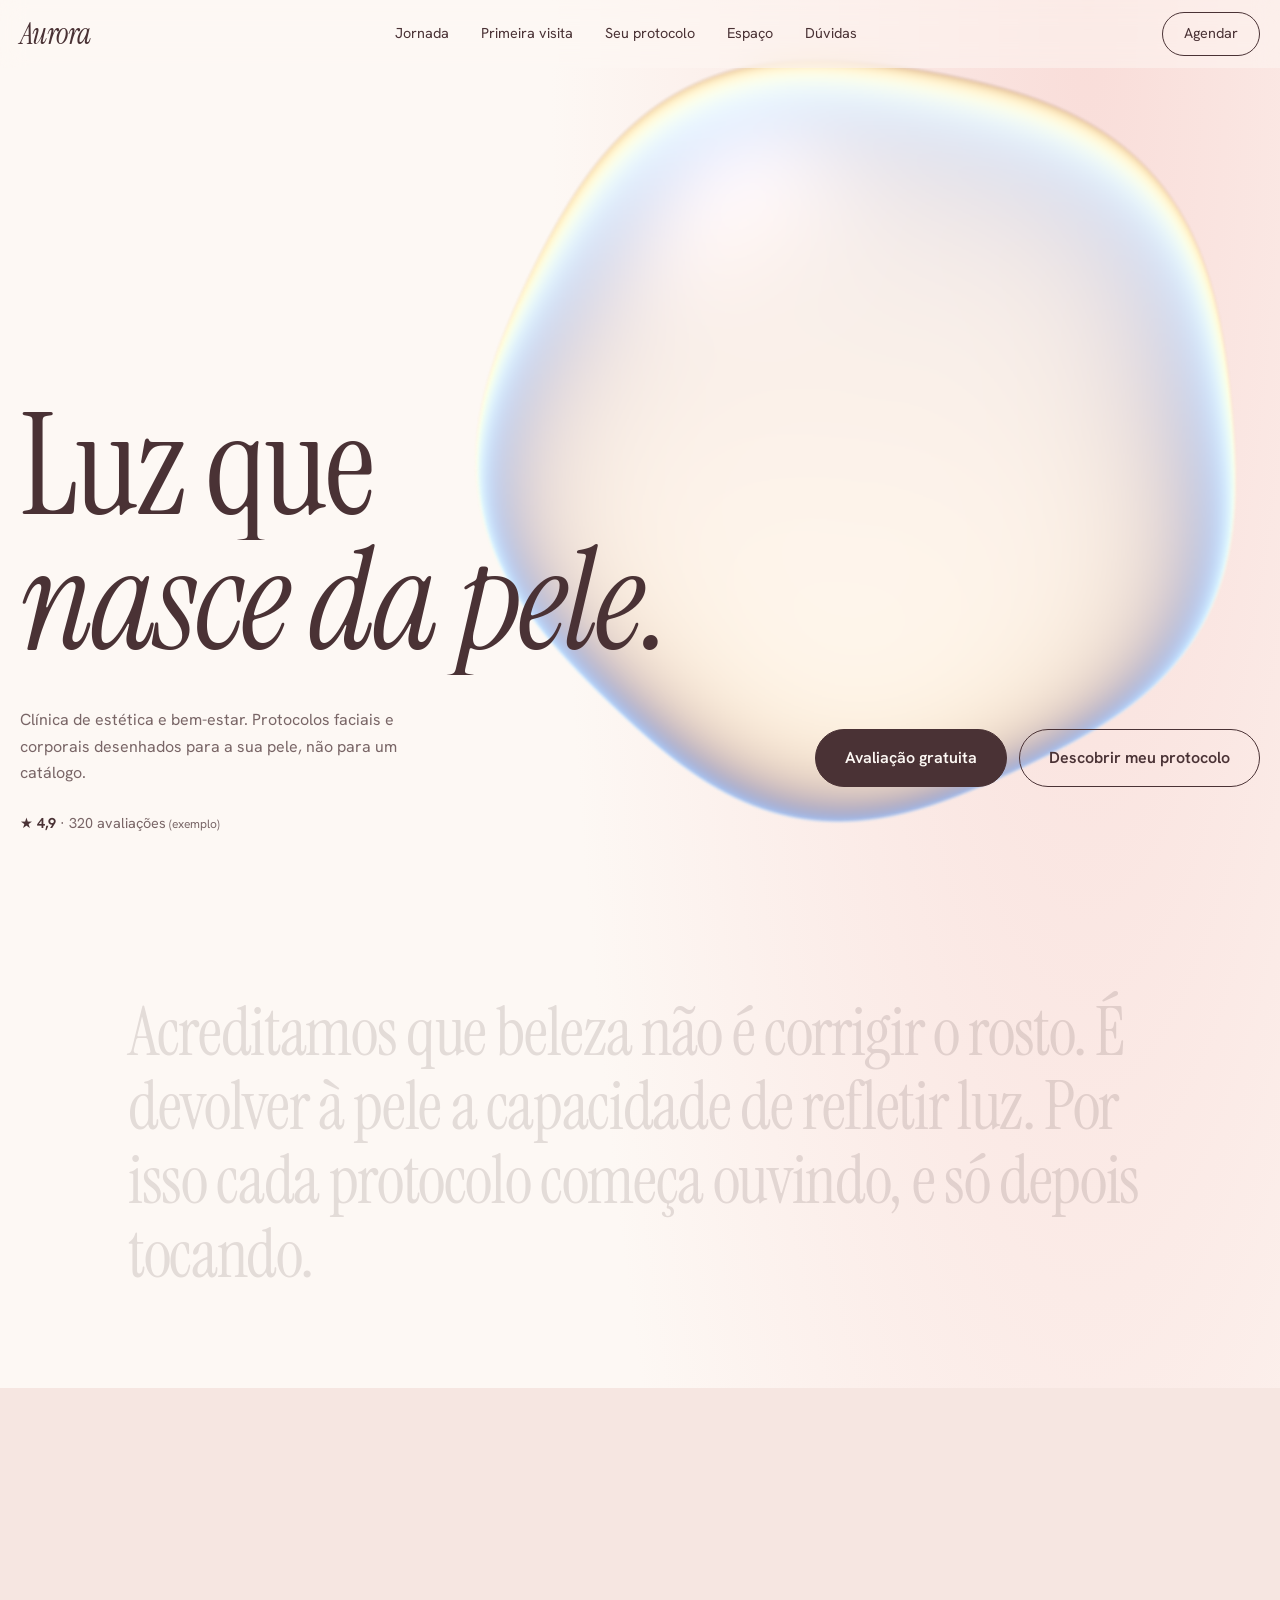
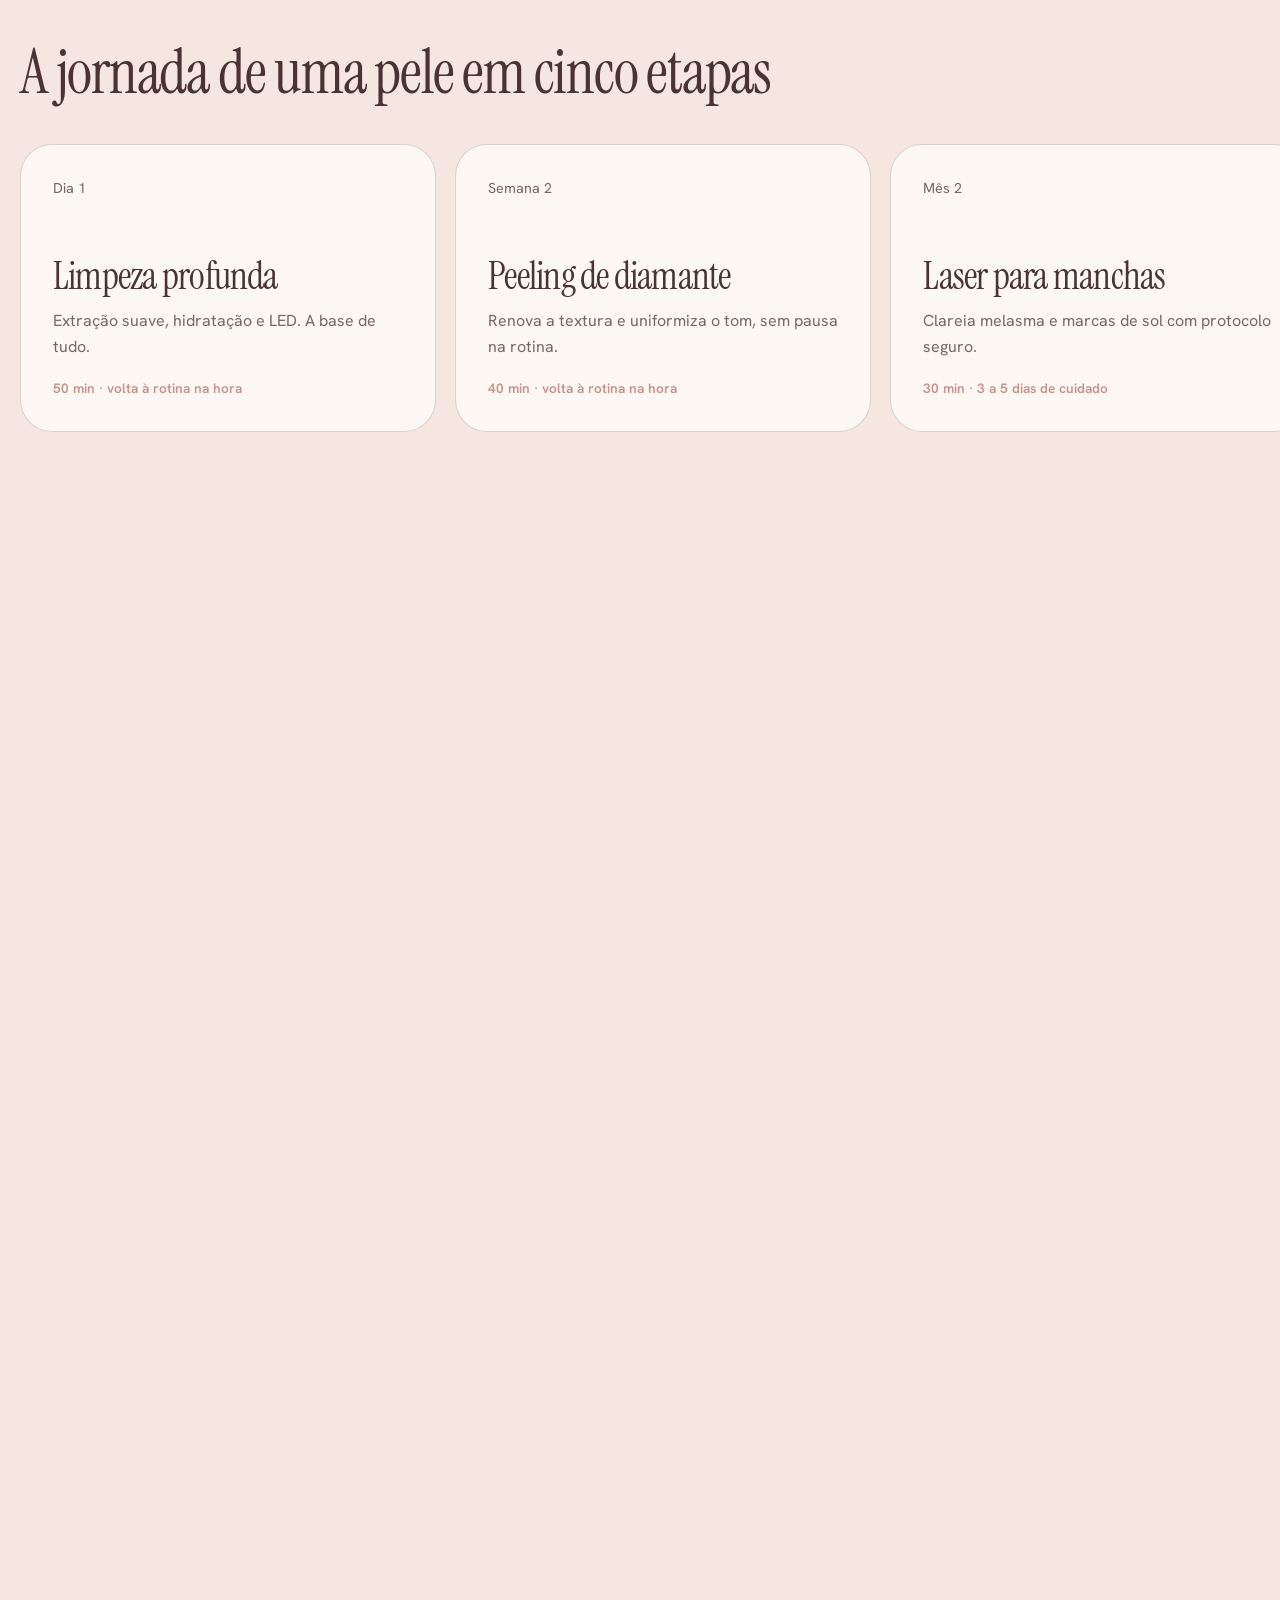
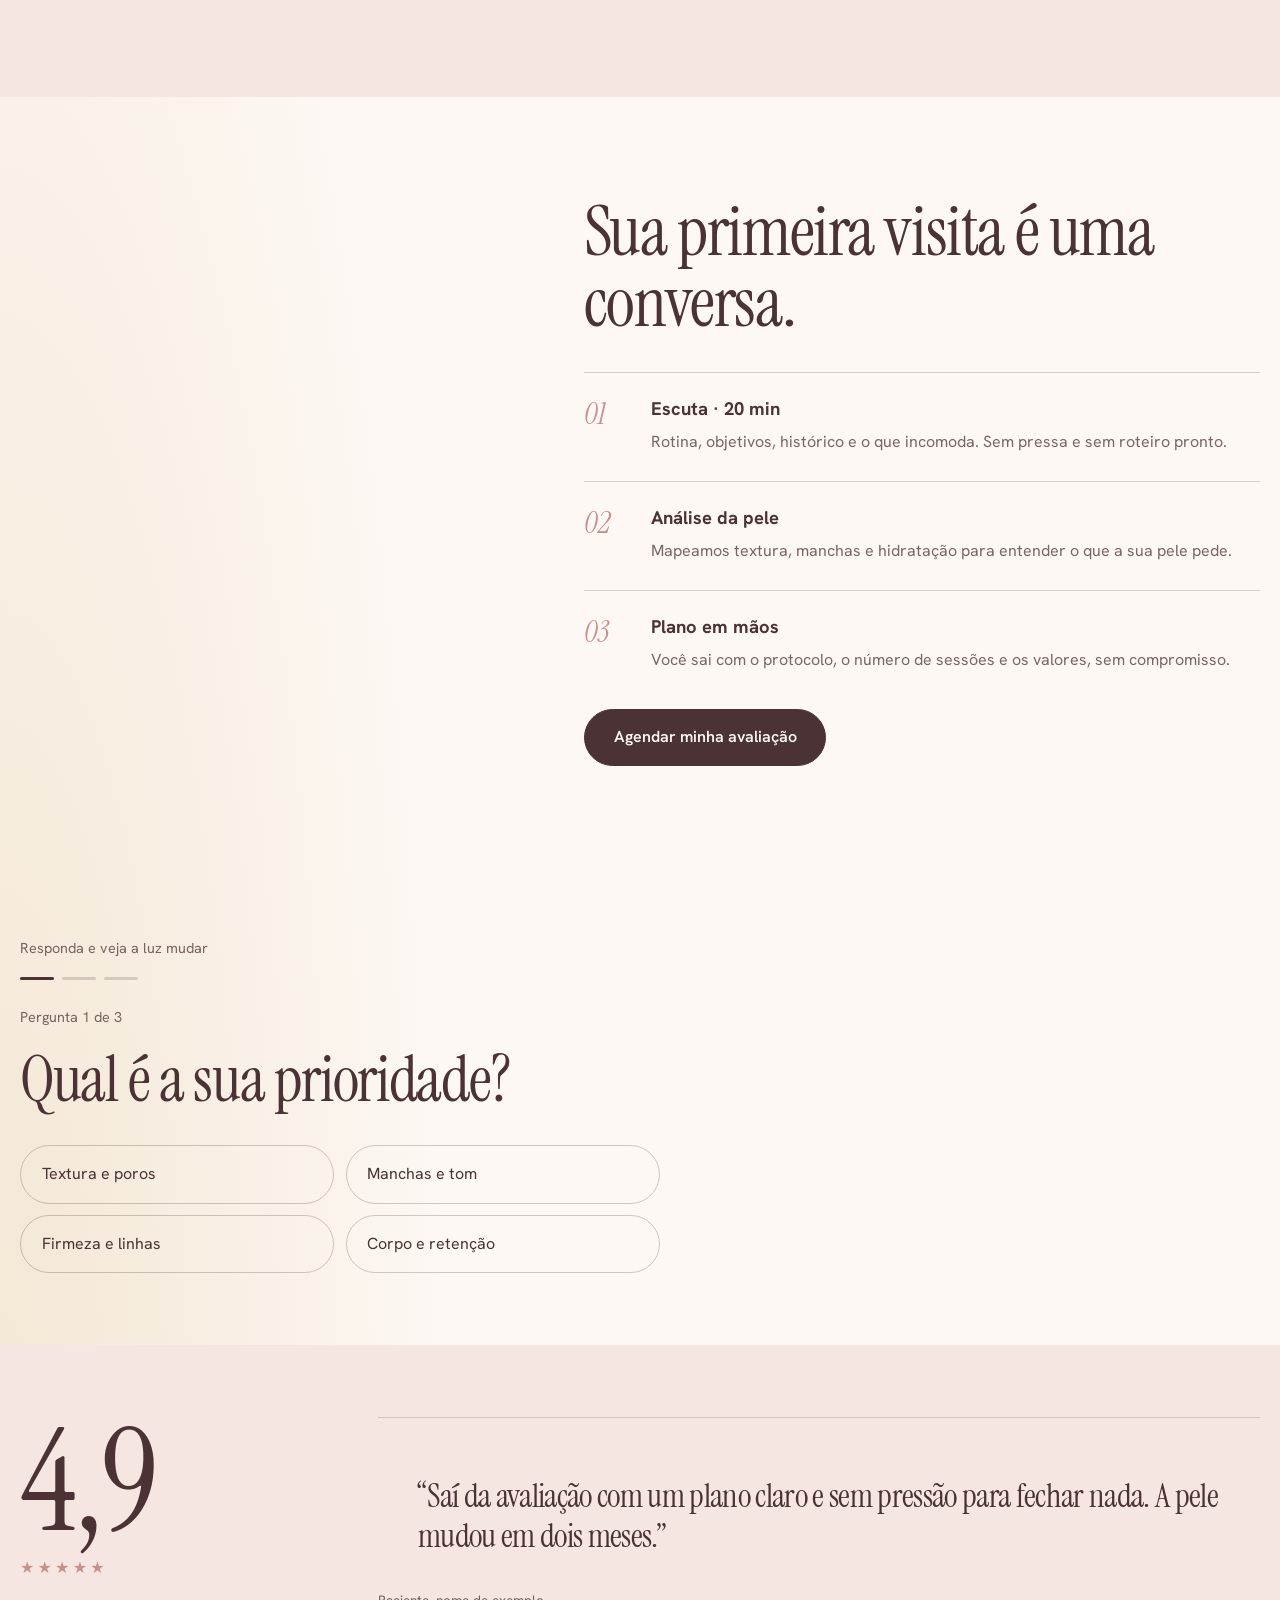
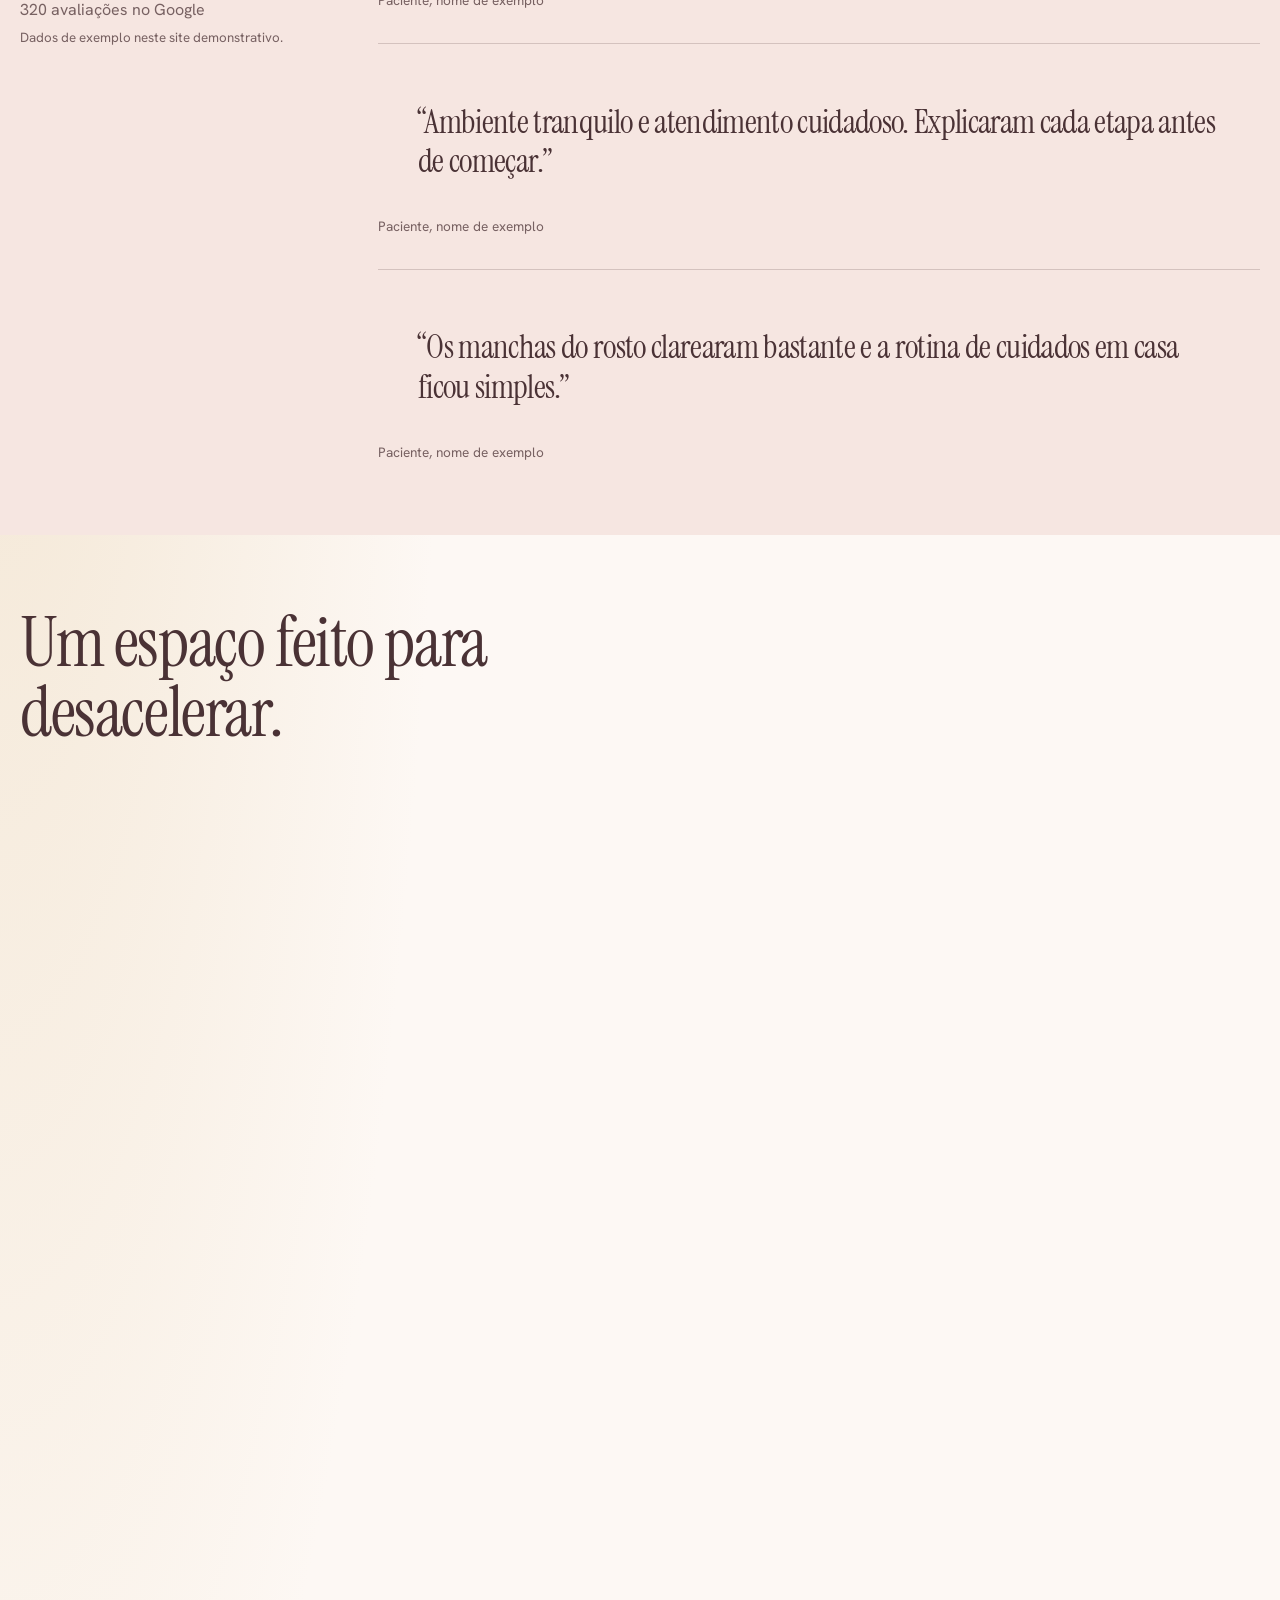
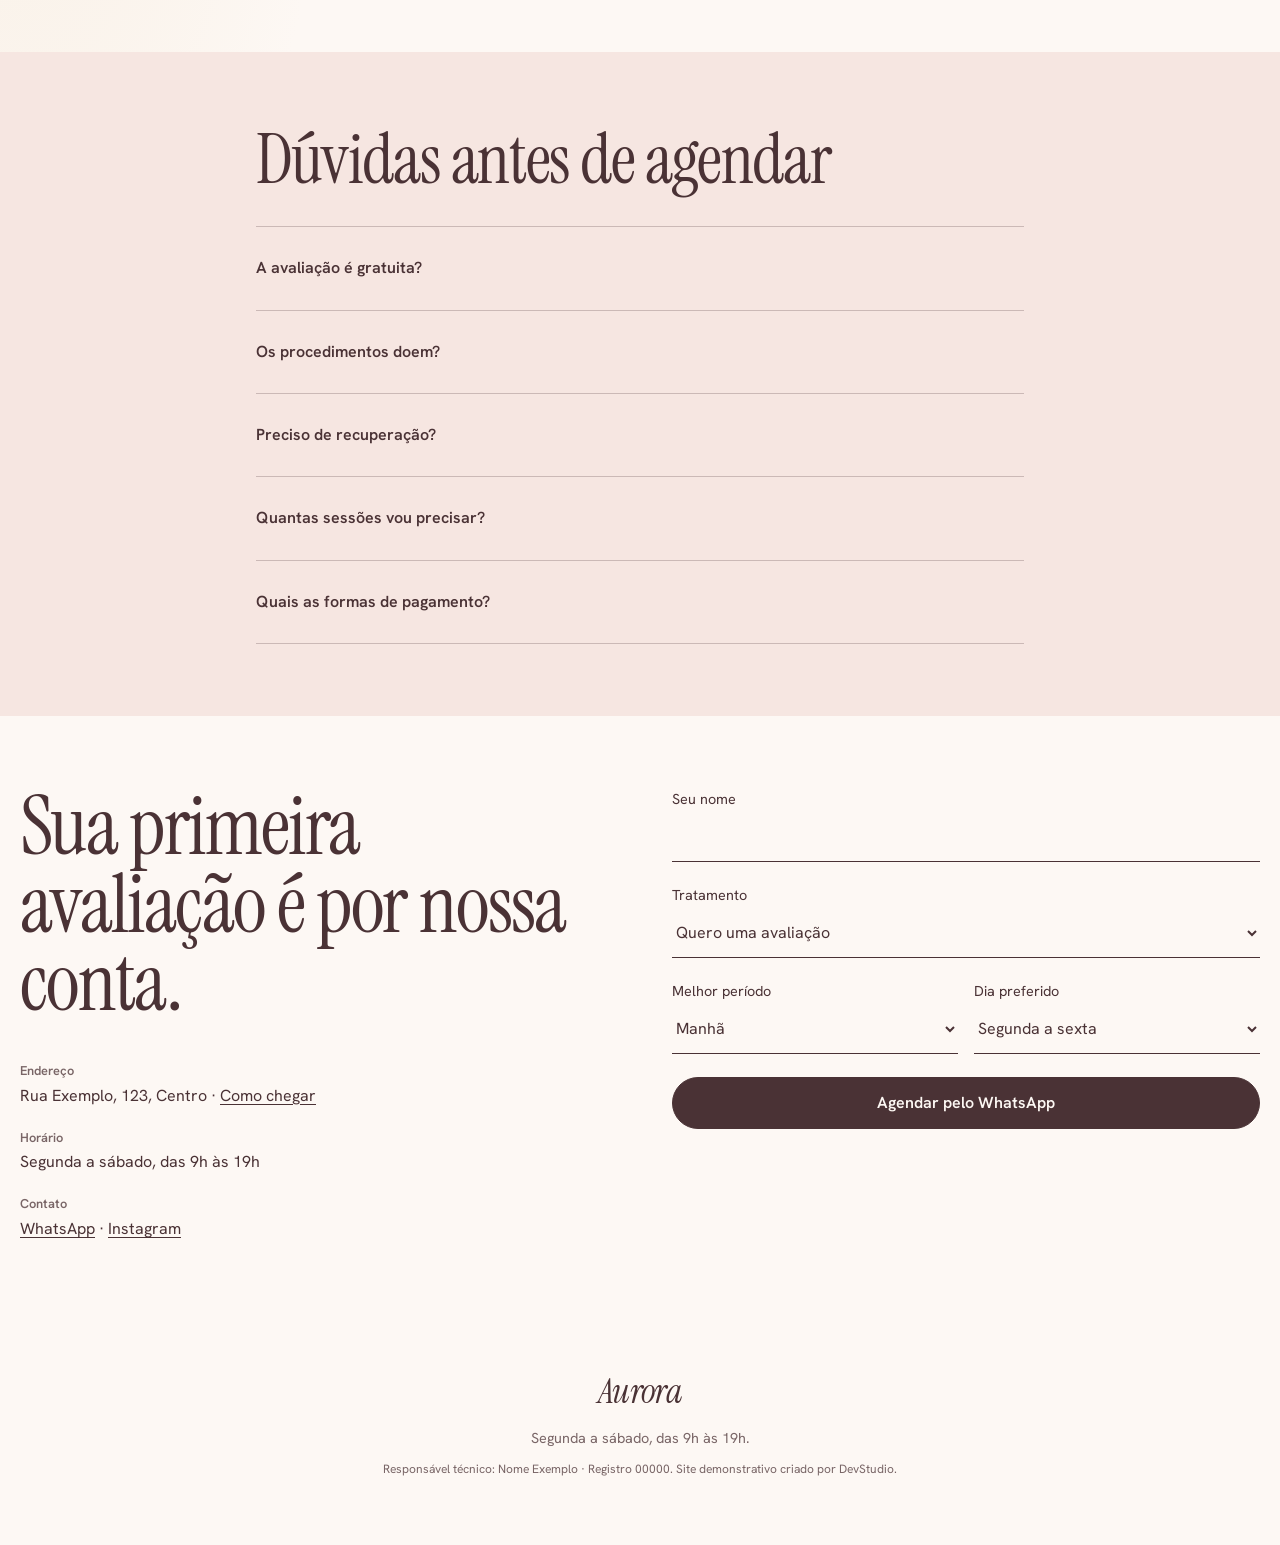
<file: demos/aurora-estetica/index.html>
<!DOCTYPE html>
<html lang="pt-BR">
<head>
<meta charset="utf-8">
<meta name="viewport" content="width=device-width, initial-scale=1, viewport-fit=cover">
<title>Aurora Estética | Tratamentos faciais e corporais</title>
<meta name="description" content="Clínica de estética com cuidado sob medida. Limpeza de pele, bioestimuladores, laser para manchas e drenagem com avaliação gratuita.">
<link rel="canonical" href="https://www.seudominio.com.br/">
<meta property="og:type" content="website"><meta property="og:title" content="Aurora Estética | Luz que nasce da pele"><meta property="og:description" content="Protocolos personalizados de estética facial e corporal.">
<meta name="theme-color" content="#FDF8F4">
<link rel="icon" href="assets/favicon.svg" type="image/svg+xml">
<script>document.documentElement.classList.add("js")</script>
<script type="application/ld+json">{"@context":"https://schema.org","@type":"HealthAndBeautyBusiness","name":"Aurora Clínica de Estética","telephone":"+55 24 99944-6503","address":{"@type":"PostalAddress","streetAddress":"Rua Exemplo, 123","addressLocality":"Centro","addressCountry":"BR"},"openingHoursSpecification":[{"@type":"OpeningHoursSpecification","dayOfWeek":["Monday","Tuesday","Wednesday","Thursday","Friday","Saturday"],"opens":"09:00","closes":"19:00"}],"priceRange":"$$"}</script>
<link rel="preconnect" href="https://fonts.googleapis.com"><link rel="preconnect" href="https://fonts.gstatic.com" crossorigin>
<link rel="stylesheet" href="https://fonts.googleapis.com/css2?family=Instrument+Serif:ital@0;1&family=Hanken+Grotesk:wght@300;400;600;800&display=swap">
<link rel="stylesheet" href="css/styles.css">
</head>
<body>
<a class="sk" href="#main">Pular para o conteúdo</a>
<canvas id="gl" aria-hidden="true"></canvas><div id="glfb" aria-hidden="true"></div>
<header class="hdr"><div class="wrap hdr-in">
  <a href="#topo" class="f logo">Aurora</a>
  <nav class="nav" aria-label="Principal"><a href="#jor">Jornada</a><a href="#visita">Primeira visita</a><a href="#quiz">Seu protocolo</a><a href="#espaco">Espaço</a><a href="#faq">Dúvidas</a></nav>
  <div class="hdr-r"><a href="#agendar" class="mag ghost">Agendar</a><button class="burger" id="mb" aria-label="Abrir menu" aria-expanded="false" aria-controls="mm"><span></span><span></span></button></div>
</div></header>
<div class="mm" id="mm"><a href="#jor">Jornada</a><a href="#visita">Primeira visita</a><a href="#quiz">Seu protocolo</a><a href="#espaco">Espaço</a><a href="#faq">Dúvidas</a><a href="#agendar" class="btn">Avaliação gratuita</a></div>

<main id="main">
<section id="topo" class="hero"><div class="wrap">
  <h1 class="f"><span class="ln"><span>Luz que</span></span><span class="ln"><span class="it">nasce da pele.</span></span></h1>
  <div class="hero-bot">
    <p class="hf lead">Clínica de estética e bem-estar. Protocolos faciais e corporais desenhados para a sua pele, não para um catálogo.</p>
    <div class="hf cta"><a class="btn mag" href="#agendar">Avaliação gratuita</a><a class="btn o mag" href="#quiz">Descobrir meu protocolo</a></div>
  </div>
  <p class="hf proof"><b>★ 4,9</b> · 320 avaliações<small> (exemplo)</small></p>
</div></section>

<section id="mani" class="mani"><div class="wrap"><p class="f" id="maniTxt">Acreditamos que beleza não é corrigir o rosto. É devolver à pele a capacidade de refletir luz. Por isso cada protocolo começa ouvindo, e só depois tocando.</p></div></section>

<section id="jor" class="jor" aria-labelledby="jt"><div class="jor-s">
  <div class="wrap"><h2 id="jt" class="f">A jornada de uma pele em cinco etapas</h2></div>
  <ol id="trk" class="trk">
    <li><span class="when">Dia 1</span><div><h3 class="f">Limpeza profunda</h3><p>Extração suave, hidratação e LED. A base de tudo.</p><em>50 min · volta à rotina na hora</em></div></li>
    <li><span class="when">Semana 2</span><div><h3 class="f">Peeling de diamante</h3><p>Renova a textura e uniformiza o tom, sem pausa na rotina.</p><em>40 min · volta à rotina na hora</em></div></li>
    <li><span class="when">Mês 2</span><div><h3 class="f">Laser para manchas</h3><p>Clareia melasma e marcas de sol com protocolo seguro.</p><em>30 min · 3 a 5 dias de cuidado</em></div></li>
    <li><span class="when">Mês 3</span><div><h3 class="f">Bioestimulador</h3><p>Firmeza gradual que reconstrói o colágeno por dentro.</p><em>45 min · 2 a 3 dias de cuidado</em></div></li>
    <li><span class="when">Manutenção</span><div><h3 class="f">Drenagem modeladora</h3><p>Menos inchaço, mais contorno, corpo leve.</p><em>60 min · volta à rotina na hora</em></div></li>
  </ol>
</div></section>

<section id="visita" class="sec"><div class="wrap visita">
  <div class="arch rv"><img class="px" src="assets/img/rosto.webp" width="619" height="1100" alt="Paciente relaxada durante tratamento facial, com toalha nos cabelos" loading="lazy" decoding="async"></div>
  <div><h2 class="f">Sua primeira visita é uma conversa.</h2>
    <ol class="steps">
      <li><i>01</i><div><h3>Escuta · 20 min</h3><p>Rotina, objetivos, histórico e o que incomoda. Sem pressa e sem roteiro pronto.</p></div></li>
      <li><i>02</i><div><h3>Análise da pele</h3><p>Mapeamos textura, manchas e hidratação para entender o que a sua pele pede.</p></div></li>
      <li><i>03</i><div><h3>Plano em mãos</h3><p>Você sai com o protocolo, o número de sessões e os valores, sem compromisso.</p></div></li>
    </ol><a class="btn mag" href="#agendar">Agendar minha avaliação</a></div>
</div></section>

<section id="quiz" class="sec quiz"><div class="wrap"><p class="kick">Responda e veja a luz mudar</p><div id="qz" aria-live="polite"><noscript><a class="btn" href="#agendar">Agendar avaliação</a></noscript></div></div></section>

<section id="prova" class="sec mist"><div class="wrap prova">
  <div><p class="f big">4,9</p><p class="stars">★★★★★</p><p class="muted">320 avaliações no Google<br><small>Dados de exemplo neste site demonstrativo.</small></p></div>
  <div class="quotes">
    <figure><blockquote class="f">“Saí da avaliação com um plano claro e sem pressão para fechar nada. A pele mudou em dois meses.”</blockquote><figcaption>Paciente, nome de exemplo</figcaption></figure>
    <figure><blockquote class="f">“Ambiente tranquilo e atendimento cuidadoso. Explicaram cada etapa antes de começar.”</blockquote><figcaption>Paciente, nome de exemplo</figcaption></figure>
    <figure><blockquote class="f">“Os manchas do rosto clarearam bastante e a rotina de cuidados em casa ficou simples.”</blockquote><figcaption>Paciente, nome de exemplo</figcaption></figure>
  </div>
</div></section>

<section id="espaco" class="sec"><div class="wrap"><h2 class="f">Um espaço feito para desacelerar.</h2>
  <div class="gal">
    <div class="rv g1"><img class="px" src="assets/img/sala.webp" width="736" height="981" alt="Sala de atendimento com janelas amplas e flores secas" loading="lazy" decoding="async"></div>
    <div class="rv g2"><img class="px" src="assets/img/cabine.webp" width="474" height="842" alt="Cabine com nicho iluminado" loading="lazy" decoding="async"></div>
    <div class="rv g3"><img class="px" src="assets/img/velas.webp" width="735" height="1027" alt="Velas, toalha e óleo essencial" loading="lazy" decoding="async"></div>
  </div></div></section>

<section id="faq" class="sec mist"><div class="wrap narrow"><h2 class="f">Dúvidas antes de agendar</h2>
  <details><summary>A avaliação é gratuita?</summary><p>Sim. Analisamos sua pele e você leva o plano para casa, sem compromisso.</p></details>
  <details><summary>Os procedimentos doem?</summary><p>Usamos anestésico tópico e técnicas suaves. O relato mais comum é um leve desconforto.</p></details>
  <details><summary>Preciso de recuperação?</summary><p>Limpeza e peeling de diamante permitem voltar à rotina na hora. Os demais pedem alguns dias de cuidado.</p></details>
  <details><summary>Quantas sessões vou precisar?</summary><p>Depende do protocolo: de 3 sessões (peeling e bioestimulador) a 8 (drenagem). Definimos na avaliação.</p></details>
  <details><summary>Quais as formas de pagamento?</summary><p>Pix e cartão em até 6x. Pacotes de sessões têm condição especial. Valores de exemplo neste site.</p></details>
</div></section>

<section id="agendar" class="sec"><div class="wrap book">
  <div><h2 class="f">Sua primeira avaliação é por nossa conta.</h2>
    <ul class="info"><li><b>Endereço</b>Rua Exemplo, 123, Centro · <a id="maps" target="_blank" rel="noopener" href="#">Como chegar</a></li><li><b>Horário</b>Segunda a sábado, das 9h às 19h</li><li><b>Contato</b><a id="wl" target="_blank" rel="noopener" href="#">WhatsApp</a> · <a id="il" target="_blank" rel="noopener" href="#">Instagram</a></li></ul></div>
  <form id="form" class="form" novalidate>
    <label>Seu nome<input required name="n" autocomplete="name"></label>
    <label>Tratamento<select name="t"><option>Quero uma avaliação</option><option>Limpeza profunda</option><option>Peeling de diamante</option><option>Laser para manchas</option><option>Bioestimulador</option><option>Drenagem modeladora</option></select></label>
    <div class="two"><label>Melhor período<select name="p"><option>Manhã</option><option>Tarde</option><option>Noite</option></select></label><label>Dia preferido<select name="d"><option>Segunda a sexta</option><option>Sábado</option><option>Tanto faz</option></select></label></div>
    <p class="err" id="err" role="alert" hidden>Digite seu nome para continuar.</p>
    <button class="btn mag" type="submit">Agendar pelo WhatsApp</button>
    <p class="ok" id="ok" role="status" hidden>Abrimos o WhatsApp com seus dados. É só enviar a mensagem.</p>
  </form>
</div></section>
</main>

<footer class="foot"><p class="f logo">Aurora</p><p>Segunda a sábado, das 9h às 19h.</p><p><small>Responsável técnico: Nome Exemplo · Registro 00000. Site demonstrativo criado por DevStudio.</small></p></footer>
<div class="sticky" id="stk"><a class="btn" id="stkA" href="#agendar">Avaliação gratuita</a></div>
<script src="js/orb.js"></script><script src="js/main.js"></script>
</body>
</html>
</file>
<file: demos/aurora-estetica/css/styles.css>
:root{--bg:#FDF8F4;--ink:#4A3235;--mist:#F6E6E1;--soft:rgba(74,50,53,.74);--rose:#C98F8A;box-sizing:border-box}
*,*::before,*::after{box-sizing:inherit}
html{scroll-behavior:smooth;scroll-padding-top:76px;background:var(--bg);-webkit-text-size-adjust:100%}
body{margin:0;background:radial-gradient(60% 45% at 85% 0%,#F9DDD9 0%,transparent 70%),radial-gradient(50% 40% at 0% 60%,#F3E6D3 0%,transparent 70%),var(--bg);color:var(--ink);font:400 1rem/1.65 'Hanken Grotesk',system-ui,sans-serif;overflow-x:hidden;-webkit-tap-highlight-color:transparent}
.f,h1,h2,h3.f{font-family:'Instrument Serif',Georgia,serif;font-weight:400;letter-spacing:-.02em}
h1,h2,h3,p,ol,ul,figure{margin:0}img{display:block;max-width:100%}
a{color:inherit;text-decoration:none}a,button,summary,label{touch-action:manipulation}
a:focus-visible,button:focus-visible,input:focus-visible,select:focus-visible,summary:focus-visible{outline:2px solid var(--rose);outline-offset:3px}
.sk{position:absolute;left:-999px;top:0;z-index:99;background:#fff;color:#000;padding:.5rem}.sk:focus{left:8px;top:8px}
#gl{position:fixed;inset:0;width:100%;height:100%;z-index:0;pointer-events:none}#glfb{display:none;position:fixed;z-index:0;right:-10vmin;top:8vh;width:70vmin;height:70vmin;border-radius:50%;background:radial-gradient(circle at 35% 30%,#fff,#F3D5CF 55%,#C98F8A);opacity:.85;pointer-events:none}.nogl #glfb{display:block}
header,section,footer,.mm,.sticky{position:relative;z-index:1}
.wrap{width:min(80rem,100% - 2.5rem);margin-inline:auto}.narrow{max-width:48rem}
.muted,.lead,.sub{color:var(--soft)}.kick{color:var(--soft);font-size:.9rem;margin-bottom:1rem}.it{font-style:italic}
.btn{display:inline-flex;align-items:center;justify-content:center;min-height:52px;border-radius:999px;padding:.9rem 1.8rem;font-weight:600;background:var(--ink);color:var(--bg);border:1px solid var(--ink);cursor:pointer;font-family:inherit;font-size:1rem;transition:background .3s,color .3s}.btn.o{background:transparent;color:var(--ink)}.btn:hover{background:var(--rose);border-color:var(--rose);color:#fff}
.ghost{border:1px solid currentColor;border-radius:999px;padding:.55rem 1.3rem;font-size:.9rem;display:inline-flex;align-items:center;min-height:44px}
/* header */
.hdr{position:fixed!important;top:0;left:0;right:0;z-index:50!important;backdrop-filter:blur(12px);-webkit-backdrop-filter:blur(12px);background:#FDF8F480;padding-top:env(safe-area-inset-top,0)}
.hdr-in{display:flex;justify-content:space-between;align-items:center;height:68px}.logo{font-size:1.9rem;font-style:italic}.nav{display:flex;gap:2rem;font-size:.9rem}.nav a:hover{color:var(--rose)}.hdr-r{display:flex;align-items:center;gap:.4rem}
.burger{display:none;width:48px;height:48px;background:none;border:0;position:relative;margin-right:-10px}.burger span{position:absolute;left:13px;right:13px;height:1.5px;background:var(--ink);transition:.3s}.burger span:first-child{top:19px}.burger span:last-child{top:28px}.burger[aria-expanded=true] span:first-child{top:24px;transform:rotate(45deg)}.burger[aria-expanded=true] span:last-child{top:24px;transform:rotate(-45deg)}
.mm{position:fixed!important;inset:0;z-index:45!important;background:#FDF8F4;display:flex;flex-direction:column;justify-content:center;gap:.4rem;padding:5rem 1.8rem 2rem;transform:translateY(-100%);visibility:hidden;transition:transform .5s cubic-bezier(.16,1,.3,1),visibility 0s .5s}.mm.open{transform:none;visibility:visible;transition:transform .5s cubic-bezier(.16,1,.3,1)}.mm a:not(.btn){font:400 2.4rem 'Instrument Serif',serif;padding:.4rem 0}.mm .btn{margin-top:1.4rem}
/* hero */
.hero{min-height:100vh;min-height:100svh;display:flex;align-items:flex-end;padding:8rem 0 4rem}.hero h1{font-size:clamp(3.2rem,11vw,10rem);line-height:.88}
.ln{display:block;overflow:hidden;padding-bottom:.08em}.ln>span{display:block}.js .ln>span{transform:translateY(112%);animation:up 1.4s cubic-bezier(.16,1,.3,1) .2s forwards}.js .ln:nth-child(2)>span{animation-delay:.35s}@keyframes up{to{transform:none}}
.js .hf{opacity:0;transform:translateY(18px);animation:fi 1s ease 1s forwards}.js .cta.hf{animation-delay:1.15s}.js .proof.hf{animation-delay:1.3s}@keyframes fi{to{opacity:1;transform:none}}
.hero-bot{margin-top:2rem;display:flex;flex-wrap:wrap;align-items:flex-end;justify-content:space-between;gap:1.5rem}.lead{max-width:24rem}.cta{display:flex;gap:.8rem;flex-wrap:wrap}.proof{margin-top:1.6rem;font-size:.9rem;color:var(--soft)}.proof b{color:var(--ink)}
/* manifesto */
.mani{padding:6rem 0}.mani p{font-size:clamp(2.2rem,5.6vw,4.2rem);line-height:1.1;max-width:64rem;margin-inline:auto}.js .w{opacity:.14}
/* jornada */
.jor{background:var(--mist)}.jor-s{padding:3.5rem 0}.jor h2{font-size:clamp(2.2rem,5vw,3.8rem);line-height:1;max-width:48rem;margin-bottom:2.5rem}
.trk{list-style:none;padding:0;display:flex;flex-direction:column;gap:1.2rem;padding-inline:1.25rem}.trk li{background:var(--bg);border:1px solid #4a323533;border-radius:2rem;padding:2rem;min-height:18rem;display:flex;flex-direction:column;justify-content:space-between;gap:2.5rem}.when{font-size:.9rem;color:var(--soft)}.trk h3{font-size:2.4rem;line-height:1}.trk p{margin-top:.8rem;color:var(--soft)}.trk em{display:block;margin-top:1rem;font-style:normal;font-size:.85rem;color:var(--rose);font-weight:600}
@media(min-width:768px){.jor-s{position:sticky;top:0;height:100vh;display:flex;flex-direction:column;justify-content:center;overflow:hidden;padding:0}.trk{flex-direction:row;width:max-content;padding-left:max(1.25rem,calc((100vw - 80rem)/2 + 1.25rem));padding-right:2rem;will-change:transform}.trk li{width:26rem;flex:none}}
/* seções */
.sec{padding:4.5rem 0}.sec.mist{background:var(--mist)}.sec h2{font-size:clamp(2.2rem,5.6vw,4.4rem);line-height:1;max-width:44rem}
.visita{display:grid;grid-template-columns:.85fr 1.15fr;gap:4rem;align-items:center}.arch{border-radius:999px 999px 2rem 2rem;overflow:hidden;aspect-ratio:4/5;position:relative;background:var(--mist)}
.px{position:absolute;left:0;top:-10%;width:100%;height:120%;object-fit:cover;will-change:transform}
.steps{list-style:none;padding:0;margin:2.2rem 0;display:grid;gap:1.6rem}.steps li{display:grid;grid-template-columns:3.2rem 1fr;gap:1rem;border-top:1px solid #4a323533;padding-top:1.3rem}.steps i{font:italic 1.9rem 'Instrument Serif',serif;color:var(--rose)}.steps h3{font-size:1.15rem;margin-bottom:.3rem}.steps p{color:var(--soft)}
/* quiz */
.quiz{padding:4.5rem 0}.qh{font-size:clamp(2.2rem,5vw,4rem);line-height:1.05;margin-bottom:2rem;max-width:40rem}.dots{display:flex;gap:.5rem;margin-bottom:1.6rem}.dots i{width:34px;height:3px;background:#4a323530;border-radius:2px}.dots i.on{background:var(--ink)}
.opts{display:grid;gap:.7rem;grid-template-columns:repeat(2,1fr);max-width:40rem}.pill{border:1px solid #4a323540;border-radius:999px;padding:.95rem 1.3rem;text-align:left;width:100%;background:transparent;color:var(--ink);font:inherit;cursor:pointer;min-height:52px;transition:.3s}.pill:hover,.pill:focus-visible{background:var(--ink);color:var(--bg)}
.back{margin-top:1.4rem;background:none;border:0;color:var(--soft);font:inherit;text-decoration:underline;cursor:pointer;min-height:44px}.res h3{font-size:clamp(2.8rem,8vw,6rem);line-height:.95;margin:.5rem 0 1rem}.res .meta{display:flex;flex-wrap:wrap;gap:.6rem;margin:1rem 0}.res .meta span{border:1px solid #4a323540;border-radius:999px;padding:.35rem 1rem;font-size:.9rem}.res .btns{display:flex;gap:.8rem;flex-wrap:wrap;margin-top:1.8rem}
/* prova */
.prova{display:grid;grid-template-columns:.5fr 1.5fr;gap:4rem;align-items:start}.big{font-size:clamp(5rem,12vw,9rem);line-height:.9}.stars{color:var(--rose);letter-spacing:.2em;margin:.5rem 0 1rem}.quotes{display:grid;gap:2rem}.quotes figure{border-top:1px solid #4a323533;padding-top:1.5rem}.quotes blockquote{font-size:clamp(1.5rem,2.6vw,2.2rem);line-height:1.2}.quotes figcaption{margin-top:.8rem;font-size:.85rem;color:var(--soft)}
/* galeria */
.gal{margin-top:3rem;display:grid;grid-template-columns:repeat(12,1fr);gap:1rem}.gal>div{position:relative;overflow:hidden;border-radius:2rem}.g1{grid-column:span 7;height:28rem}.g2{grid-column:span 5;height:28rem;border-radius:999px 999px 2rem 2rem!important}.g3{grid-column:span 12;height:20rem}
.js .rv{clip-path:inset(0 0 100% 0);transition:clip-path 1.3s cubic-bezier(.16,1,.3,1)}.js .rv.in{clip-path:inset(0 0 0 0)}
/* faq / form */
details{border-top:1px solid #4a323540;padding:1.2rem 0}summary{cursor:pointer;font-weight:600;min-height:44px;display:flex;align-items:center}details p{margin-top:.6rem;color:var(--soft)}details:last-of-type{border-bottom:1px solid #4a323540}.narrow h2{margin-bottom:2rem}
.book{display:grid;grid-template-columns:1fr 1fr;gap:4rem;align-items:start}.book h2{font-size:clamp(2.6rem,6.4vw,5.4rem);line-height:.95}.info{list-style:none;padding:0;margin-top:2.4rem;display:grid;gap:1.1rem}.info b{display:block;font-size:.8rem;color:var(--soft);font-weight:600;margin-bottom:.1rem}.info a{text-decoration:underline;text-underline-offset:3px}
.form{display:grid;gap:1.4rem}.form label{display:block;font-size:.9rem}.two{display:grid;grid-template-columns:1fr 1fr;gap:1rem}input,select{background:transparent;border:0;border-bottom:1px solid var(--ink);padding:.8rem 0;width:100%;min-height:50px;color:var(--ink);font:400 16px 'Hanken Grotesk',sans-serif;border-radius:0}select option{color:#14110F}.err{color:#a3332b;font-size:.9rem}.ok{color:var(--soft);font-size:.9rem}
.foot{text-align:center;padding:3rem 1.25rem 4rem;color:var(--soft);font-size:.9rem;display:grid;gap:.4rem}.foot .logo{color:var(--ink);font-size:2.2rem}
.sticky{display:none}
@media(max-width:900px){.visita,.book,.prova{grid-template-columns:1fr;gap:2.5rem}.arch{max-height:480px;aspect-ratio:4/4.6}.mani{padding:4rem 0}.sec{padding:3.25rem 0}.quiz{padding:3.25rem 0}.g1,.g2{grid-column:span 12;height:22rem}.g3{height:16rem}}
@media(max-width:767px){.nav{display:none}.burger{display:block}.hero{padding:7rem 0 5.5rem}.cta .btn{flex:1 1 100%}.opts{grid-template-columns:1fr}.two{grid-template-columns:1fr}.trk li{min-height:15rem}
 .sticky{display:block;position:fixed;left:0;right:0;bottom:0;z-index:40;padding:.7rem 1rem calc(.7rem + env(safe-area-inset-bottom,0));background:#FDF8F4ee;backdrop-filter:blur(10px);border-top:1px solid #4a323520;transition:transform .4s}.sticky.hide{transform:translateY(110%)}.sticky .btn{width:100%}.foot{padding-bottom:6.5rem}}
@media(prefers-reduced-motion:reduce){*{animation:none!important;transition:none!important;scroll-behavior:auto!important}.js .ln>span,.js .hf{transform:none;opacity:1}.js .w{opacity:1}.js .rv{clip-path:none}}
</file>
